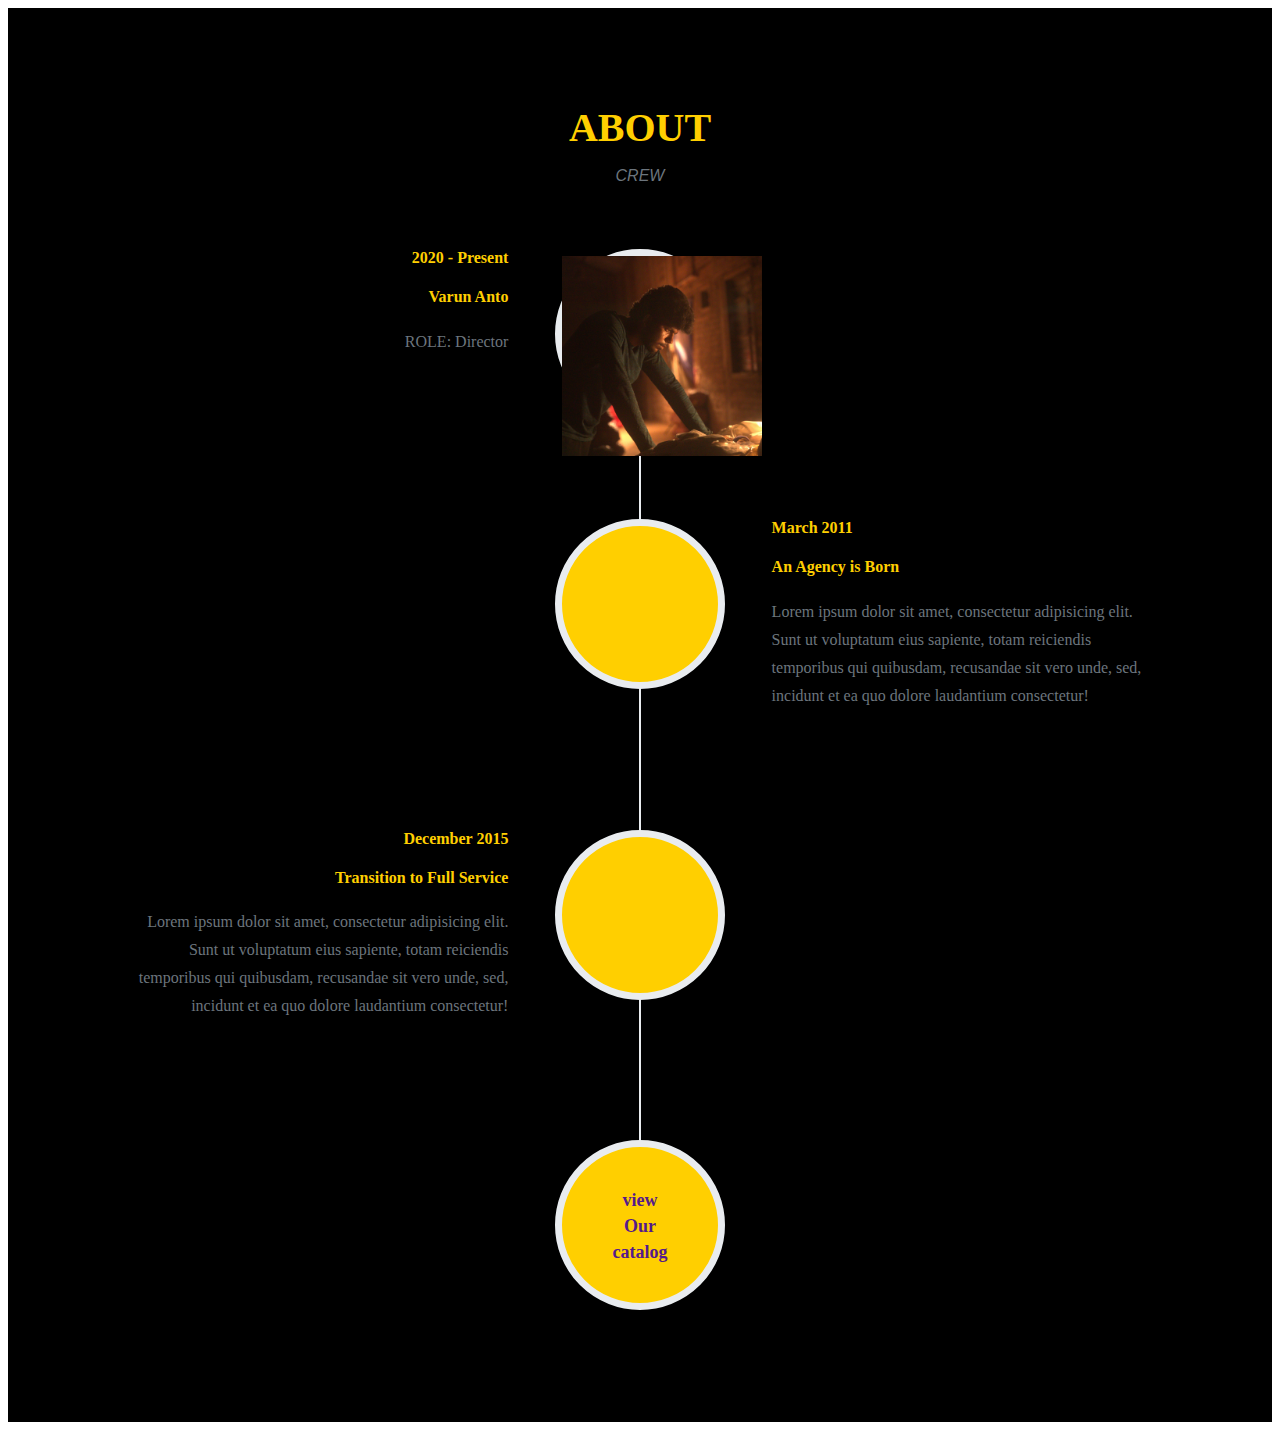
<file: blog/about.html>
<!DOCTYPE html>
<html lang="en">
<head>
    <meta charset="UTF-8">
    <meta http-equiv="X-UA-Compatible" content="IE=edge">
    <meta name="viewport" content="width=device-width, initial-scale=1.0">
    <link rel="stylesheet" href="about.css">
    <title>About US</title>
</head>
<body>
    <section class="page-section" id="about">
        <div class="container">
            <div class="text-center">
                <h2 class="section-heading text-uppercase">About</h2>
                <h3 class="section-subheading text-muted">CREW</h3>
            </div>
            <ul class="timeline">
                <li>
                    <div class="timeline-image"><img src="varun.jpg" width="200px" height="200px" alt=""></div>
                    <div class="timeline-panel">
                        <div class="timeline-heading">
                            <h4>2020 - Present</h4>
                            <h4 class="subheading">Varun Anto</h4>
                        </div>
                        <div class="timeline-body"><p class="text-muted">ROLE: Director</p></div>
                    </div>
                </li>
                <li class="timeline-inverted">
                    <div class="timeline-image"></div>
                    <div class="timeline-panel">
                        <div class="timeline-heading">
                            <h4>March 2011</h4>
                            <h4 class="subheading">An Agency is Born</h4>
                        </div>
                        <div class="timeline-body"><p class="text-muted">Lorem ipsum dolor sit amet, consectetur adipisicing elit. Sunt ut voluptatum eius sapiente, totam reiciendis temporibus qui quibusdam, recusandae sit vero unde, sed, incidunt et ea quo dolore laudantium consectetur!</p></div>
                    </div>
                </li>
                <li>
                    <div class="timeline-image"></div>
                    <div class="timeline-panel">
                        <div class="timeline-heading">
                            <h4>December 2015</h4>
                            <h4 class="subheading">Transition to Full Service</h4>
                        </div>
                        <div class="timeline-body"><p class="text-muted">Lorem ipsum dolor sit amet, consectetur adipisicing elit. Sunt ut voluptatum eius sapiente, totam reiciendis temporibus qui quibusdam, recusandae sit vero unde, sed, incidunt et ea quo dolore laudantium consectetur!</p></div>
                    </div>
                </li>
                    
                <li class="timeline-inverted">
                    <div class="timeline-image">
                   <a style="text-decoration:none;"href="">     <h4>
                             view
                             <br>
                             Our
                            <br>
                            catalog
                     </h4></a>
                    </div>
                </li>
            </ul>
        </div>
    </section>
</body>
</html>
</file>
<file: blog/about.css>
.page-section{
    background:#000;
    color: #ffcf00;
  }
  .timeline {
    position: relative;
    padding: 0;
    list-style: none;
  }
  .timeline:before {
    position: absolute;
    top: 0;
    bottom: 0;
    left: 40px;
    width: 2px;
    margin-left: -1.5px;
    content: "";
    background-color: #e9ecef;
  }
  .timeline > li {
    position: relative;
    min-height: 50px;
    margin-bottom: 50px;
  }
  .timeline > li:after, .timeline > li:before {
    display: table;
    content: " ";
  }
  .timeline > li:after {
    clear: both;
  }
  .timeline > li .timeline-panel {
    position: relative;
    float: right;
    width: 100%;
    padding: 0 20px 0 100px;
    text-align: left;
  }
  .timeline > li .timeline-panel:before {
    right: auto;
    left: -15px;
    border-right-width: 15px;
    border-left-width: 0;
  }
  .timeline > li .timeline-panel:after {
    right: auto;
    left: -14px;
    border-right-width: 14px;
    border-left-width: 0;
  }
  .timeline > li .timeline-image {
    position: absolute;
    z-index: 100;
    left: 0;
    width: 80px;
    height: 80px;
    margin-left: 0;
    text-align: center;
    color: white;
    border: 7px solid #e9ecef;
    border-radius: 100%;
    background-color: #ffcf00;
  }
  .timeline > li .timeline-image h4, .timeline > li .timeline-image .h4 {
    font-size: 10px;
    line-height: 14px;
    margin-top: 12px;
  }
  .timeline > li.timeline-inverted > .timeline-panel {
    float: right;
    padding: 0 20px 0 100px;
    text-align: left;
  }
  .timeline > li.timeline-inverted > .timeline-panel:before {
    right: auto;
    left: -15px;
    border-right-width: 15px;
    border-left-width: 0;
  }
  .timeline > li.timeline-inverted > .timeline-panel:after {
    right: auto;
    left: -14px;
    border-right-width: 14px;
    border-left-width: 0;
  }
  .timeline > li:last-child {
    margin-bottom: 0;
  }
  .timeline .timeline-heading h4, .timeline .timeline-heading .h4 {
    margin-top: 0;
    color: inherit;
  }
  .timeline .timeline-heading h4.subheading, .timeline .timeline-heading .subheading.h4 {
    text-transform: none;
  }
  .timeline .timeline-body > ul,
  .timeline .timeline-body > p {
    margin-bottom: 0;
  }
  
  @media (min-width: 768px) {
    .timeline:before {
      left: 50%;
    }
    .timeline > li {
      min-height: 100px;
      margin-bottom: 100px;
    }
    .timeline > li .timeline-panel {
      float: left;
      width: 41%;
      padding: 0 20px 20px 30px;
      text-align: right;
    }
    .timeline > li .timeline-image {
      left: 50%;
      width: 100px;
      height: 100px;
      margin-left: -50px;
    }
    .timeline > li .timeline-image h4, .timeline > li .timeline-image .h4 {
      font-size: 13px;
      line-height: 18px;
      margin-top: 16px;
    }
    .timeline > li.timeline-inverted > .timeline-panel {
      float: right;
      padding: 0 30px 20px 20px;
      text-align: left;
    }
  }
  @media (min-width: 992px) {
    .timeline > li {
      min-height: 150px;
    }
    .timeline > li .timeline-panel {
      padding: 0 20px 20px;
    }
    .timeline > li .timeline-image {
      width: 150px;
      height: 150px;
      margin-left: -75px;
    }
    .timeline > li .timeline-image h4, .timeline > li .timeline-image .h4 {
      font-size: 18px;
      line-height: 26px;
      margin-top: 30px;
    }
    .timeline > li.timeline-inverted > .timeline-panel {
      padding: 0 20px 20px;
    }
  }
  @media (min-width: 1200px) {
    .timeline > li {
      min-height: 170px;
    }
    .timeline > li .timeline-panel {
      padding: 0 20px 20px 100px;
    }
    .timeline > li .timeline-image {
      width: 170px;
      height: 170px;
      margin-left: -85px;
    }
    .timeline > li .timeline-image h4, .timeline > li .timeline-image .h4 {
      margin-top: 40px;
    }
    .timeline > li.timeline-inverted > .timeline-panel {
      padding: 0 100px 20px 20px;
    }
  }
  
  .page-section {
    padding: 6rem 0;
  }
  .page-section h2.section-heading, .page-section .section-heading.h2 {
    font-size: 2.5rem;
    margin-top: 0;
    margin-bottom: 1rem;
  }
  .page-section h3.section-subheading, .page-section .section-subheading.h3 {
    font-size: 1rem;
    font-weight: 400;
    font-style: italic;
    font-family: "Roboto Slab", -apple-system, BlinkMacSystemFont, "Segoe UI", Roboto, "Helvetica Neue", Arial, sans-serif, "Apple Color Emoji", "Segoe UI Emoji", "Segoe UI Symbol", "Noto Color Emoji";
    margin-bottom: 4rem;
  }
  
  @media (min-width: 768px) {
    section {
      padding: 9rem 0;
    }
  }
  
  .text-center {
      text-align: center !important;
  }
  
  .page-section h2.section-heading, .page-section .section-heading.h2 {
      font-size: 2.5rem;
      margin-top: 0;
      margin-bottom: 1rem;
  }
  .text-uppercase {
      text-transform: uppercase !important;
  }
  
  .page-section h3.section-subheading, .page-section .section-subheading.h3 {
      font-size: 1rem;
      font-weight: 400;
      font-style: italic;
      font-family: "Roboto Slab", -apple-system, BlinkMacSystemFont, "Segoe UI", Roboto, "Helvetica Neue", Arial, sans-serif, "Apple Color Emoji", "Segoe UI Emoji", "Segoe UI Symbol", "Noto Color Emoji";
      margin-bottom: 4rem;
  }
  
  .text-muted {
      --bs-text-opacity: 1;
      color: #6c757d !important;
  }
  
  p {
      line-height: 1.75;
  }
  @media (min-width: 1400px)
  .container-xxl, .container-xl, .container-lg, .container-md, .container-sm, .container {
      max-width: 1320px;
  }
  @media (min-width: 1200px)
  .container-xl, .container-lg, .container-md, .container-sm, .container {
      max-width: 1140px;
  }
  @media (min-width: 992px)
  .container-lg, .container-md, .container-sm, .container {
      max-width: 960px;
  }
  @media (min-width: 768px)
  .container-md, .container-sm, .container {
      max-width: 720px;
  }
  @media (min-width: 576px)
  .container-sm, .container {
      max-width: 540px;
  }
  .container, .container-fluid, .container-xxl, .container-xl, .container-lg, .container-md, .container-sm {
      width: 100%;
      padding-right: var(--bs-gutter-x, 0.75rem);
      padding-left: var(--bs-gutter-x, 0.75rem);
      margin-right: auto;
      margin-left: auto;
  }
  *, *::before, *::after {
      box-sizing: border-box;
  }
  user agent stylesheet
  div {
      display: block;
  }
</file>
